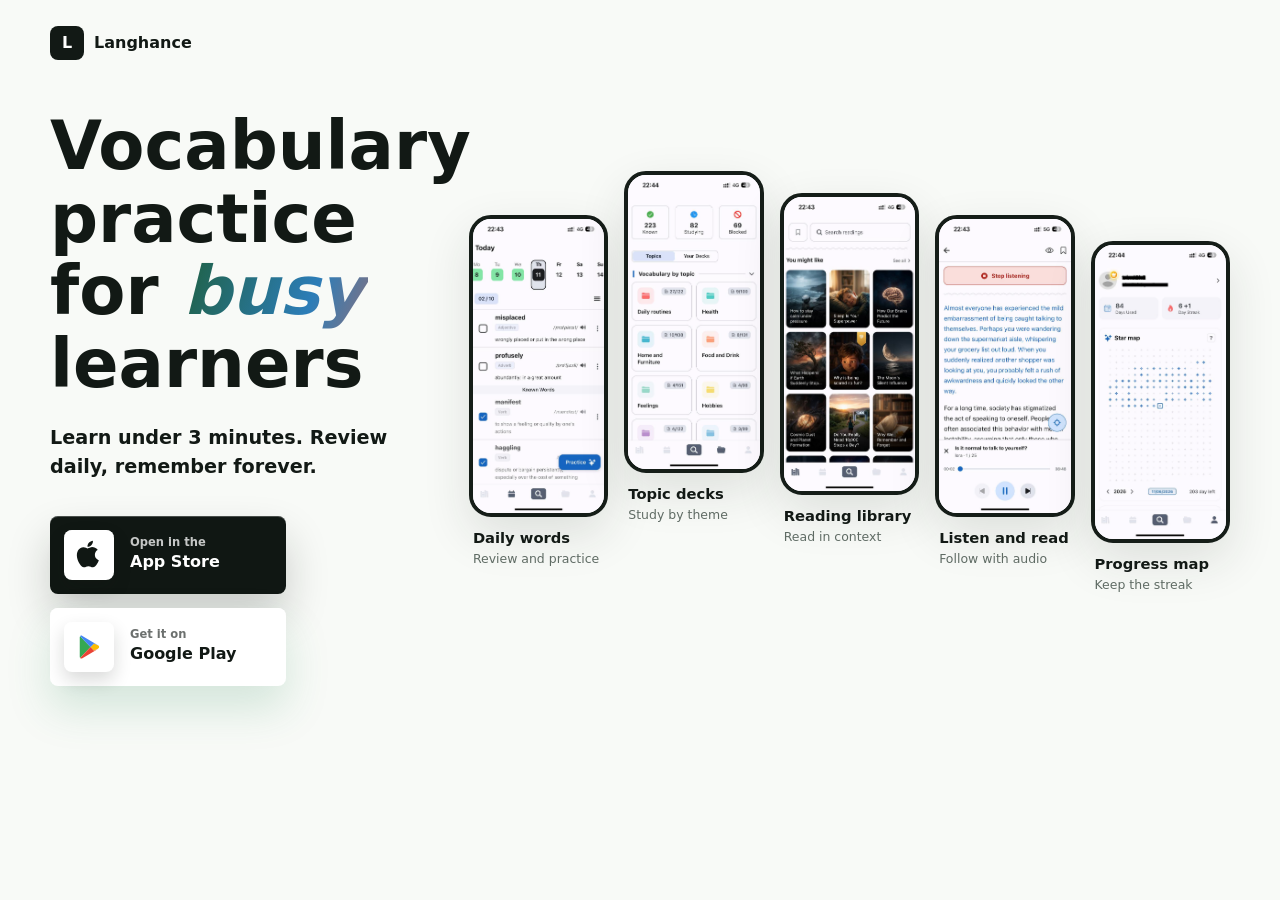
<file: index.html>
<!DOCTYPE html><!--SGDcqmIan3FlmeCuJV785--><html lang="en"><head><meta charSet="utf-8"/><meta name="viewport" content="width=device-width, initial-scale=1"/><link rel="preload" href="/demo/demo_study_date.jpg" as="image"/><link rel="preload" href="/demo/demo_topic_list.jpg" as="image"/><link rel="stylesheet" href="/_next/static/chunks/8e8851607b6fd808.css" data-precedence="next"/><link rel="preload" as="script" fetchPriority="low" href="/_next/static/chunks/465f799faf41e6df.js"/><script src="/_next/static/chunks/806bdb8e4a6a9b95.js" async=""></script><script src="/_next/static/chunks/dde2c8e6322d1671.js" async=""></script><script src="/_next/static/chunks/398d03c95279f80a.js" async=""></script><script src="/_next/static/chunks/turbopack-367406d2568ebcc0.js" async=""></script><script src="/_next/static/chunks/ff1a16fafef87110.js" async=""></script><script src="/_next/static/chunks/d2be314c3ece3fbe.js" async=""></script><script src="/_next/static/chunks/a6dad97d9634a72d.js" noModule=""></script></head><body><div hidden=""><!--$--><!--/$--></div><main class="site-shell"><nav class="topbar" aria-label="Primary navigation"><a class="brand" href="/" aria-label="Langhance home"><span class="brand-mark" aria-hidden="true">L</span><span>Langhance</span></a></nav><section class="hero" aria-labelledby="hero-title"><div class="hero-copy"><h1 id="hero-title">Vocabulary practice for <span>busy</span> learners</h1><p class="hero-text">Learn under 3 minutes. Review daily, remember forever.</p><div class="store-row" aria-label="Store links"><a class="store-button store-button-apple" href="https://apps.apple.com/us/app/langhance-vocabulary/id6761959832" target="_blank" rel="noopener noreferrer"><span class="store-icon-badge" aria-hidden="true"><svg aria-hidden="true" class="store-icon" viewBox="0 0 24 24" focusable="false"><path d="M16.7 12.7c0-2.7 2.2-4 2.3-4.1-1.3-1.9-3.2-2.1-3.9-2.1-1.7-.2-3.2 1-4.1 1-.8 0-2.1-1-3.5-.9-1.8 0-3.4 1-4.3 2.6-1.9 3.3-.5 8.1 1.4 10.7.9 1.3 2 2.8 3.4 2.7 1.4-.1 1.9-.9 3.5-.9 1.7 0 2.1.9 3.6.9 1.5 0 2.4-1.3 3.3-2.7 1-1.5 1.4-2.9 1.5-3-0.1 0-3.2-1.2-3.2-4.2Zm-2.7-8c.8-.9 1.3-2.2 1.1-3.4-1.1.1-2.4.7-3.2 1.6-.7.8-1.3 2.1-1.1 3.3 1.2.1 2.4-.6 3.2-1.5Z" fill="currentColor"></path></svg></span><span><small>Open in the</small>App Store</span></a><a class="store-button store-button-play" href="https://play.google.com/store/apps/details?id=com.langhance.app" target="_blank" rel="noopener noreferrer"><span class="store-icon-badge" aria-hidden="true"><svg aria-hidden="true" class="store-icon" viewBox="0 0 24 24" focusable="false"><path d="M4.1 3.3c-.2.2-.3.6-.3 1v15.4c0 .4.1.8.3 1L12.4 12 4.1 3.3Z" fill="#34a853"></path><path d="m15.2 9.1-2.8 2.9 2.8 2.9 3.5-2c.8-.5.8-1.7 0-2.2l-3.5-1.6Z" fill="#fbbc04"></path><path d="m15.2 9.1 3.5 1.6L5.9 3.1c-.6-.3-1.2-.3-1.8.2l8.3 8.7 2.8-2.9Z" fill="#4285f4"></path><path d="m4.1 20.7c.6.5 1.2.5 1.8.2l12.8-7.6-3.5 1.6-2.8-2.9-8.3 8.7Z" fill="#ea4335"></path></svg></span><span><small>Get it on</small>Google Play</span></a></div></div><div class="screen-stage" aria-label="Langhance app screens"><figure class="screen-card" style="animation-delay:0ms"><div class="phone-frame"><img alt="Daily words screen in Langhance" decoding="async" loading="eager" src="/demo/demo_study_date.jpg"/></div><figcaption><strong>Daily words</strong><span>Review and practice</span></figcaption></figure><figure class="screen-card" style="animation-delay:160ms"><div class="phone-frame"><img alt="Topic decks screen in Langhance" decoding="async" loading="eager" src="/demo/demo_topic_list.jpg"/></div><figcaption><strong>Topic decks</strong><span>Study by theme</span></figcaption></figure><figure class="screen-card" style="animation-delay:320ms"><div class="phone-frame"><img alt="Reading library screen in Langhance" decoding="async" loading="lazy" src="/demo/demo_reading_list.jpg"/></div><figcaption><strong>Reading library</strong><span>Read in context</span></figcaption></figure><figure class="screen-card" style="animation-delay:480ms"><div class="phone-frame"><img alt="Listen and read screen in Langhance" decoding="async" loading="lazy" src="/demo/demo_reading_detail.jpg"/></div><figcaption><strong>Listen and read</strong><span>Follow with audio</span></figcaption></figure><figure class="screen-card" style="animation-delay:640ms"><div class="phone-frame"><img alt="Progress map screen in Langhance" decoding="async" loading="lazy" src="/demo/demo_profile.jpg"/></div><figcaption><strong>Progress map</strong><span>Keep the streak</span></figcaption></figure></div></section></main><!--$--><!--/$--><script src="/_next/static/chunks/465f799faf41e6df.js" id="_R_" async=""></script><script>(self.__next_f=self.__next_f||[]).push([0])</script><script>self.__next_f.push([1,"1:\"$Sreact.fragment\"\n2:I[39756,[\"/_next/static/chunks/ff1a16fafef87110.js\",\"/_next/static/chunks/d2be314c3ece3fbe.js\"],\"default\"]\n3:I[37457,[\"/_next/static/chunks/ff1a16fafef87110.js\",\"/_next/static/chunks/d2be314c3ece3fbe.js\"],\"default\"]\n7:I[68027,[\"/_next/static/chunks/ff1a16fafef87110.js\",\"/_next/static/chunks/d2be314c3ece3fbe.js\"],\"default\"]\n:HL[\"/_next/static/chunks/8e8851607b6fd808.css\",\"style\"]\n"])</script><script>self.__next_f.push([1,"0:{\"P\":null,\"b\":\"SGDcqmIan3FlmeCuJV785\",\"c\":[\"\",\"\"],\"q\":\"\",\"i\":false,\"f\":[[[\"\",{\"children\":[\"__PAGE__\",{}]},\"$undefined\",\"$undefined\",true],[[\"$\",\"$1\",\"c\",{\"children\":[[[\"$\",\"link\",\"0\",{\"rel\":\"stylesheet\",\"href\":\"/_next/static/chunks/8e8851607b6fd808.css\",\"precedence\":\"next\",\"crossOrigin\":\"$undefined\",\"nonce\":\"$undefined\"}]],[\"$\",\"html\",null,{\"lang\":\"en\",\"children\":[\"$\",\"body\",null,{\"children\":[\"$\",\"$L2\",null,{\"parallelRouterKey\":\"children\",\"error\":\"$undefined\",\"errorStyles\":\"$undefined\",\"errorScripts\":\"$undefined\",\"template\":[\"$\",\"$L3\",null,{}],\"templateStyles\":\"$undefined\",\"templateScripts\":\"$undefined\",\"notFound\":[[[\"$\",\"title\",null,{\"children\":\"404: This page could not be found.\"}],[\"$\",\"div\",null,{\"style\":{\"fontFamily\":\"system-ui,\\\"Segoe UI\\\",Roboto,Helvetica,Arial,sans-serif,\\\"Apple Color Emoji\\\",\\\"Segoe UI Emoji\\\"\",\"height\":\"100vh\",\"textAlign\":\"center\",\"display\":\"flex\",\"flexDirection\":\"column\",\"alignItems\":\"center\",\"justifyContent\":\"center\"},\"children\":[\"$\",\"div\",null,{\"children\":[[\"$\",\"style\",null,{\"dangerouslySetInnerHTML\":{\"__html\":\"body{color:#000;background:#fff;margin:0}.next-error-h1{border-right:1px solid rgba(0,0,0,.3)}@media (prefers-color-scheme:dark){body{color:#fff;background:#000}.next-error-h1{border-right:1px solid rgba(255,255,255,.3)}}\"}}],[\"$\",\"h1\",null,{\"className\":\"next-error-h1\",\"style\":{\"display\":\"inline-block\",\"margin\":\"0 20px 0 0\",\"padding\":\"0 23px 0 0\",\"fontSize\":24,\"fontWeight\":500,\"verticalAlign\":\"top\",\"lineHeight\":\"49px\"},\"children\":404}],[\"$\",\"div\",null,{\"style\":{\"display\":\"inline-block\"},\"children\":[\"$\",\"h2\",null,{\"style\":{\"fontSize\":14,\"fontWeight\":400,\"lineHeight\":\"49px\",\"margin\":0},\"children\":\"This page could not be found.\"}]}]]}]}]],[]],\"forbidden\":\"$undefined\",\"unauthorized\":\"$undefined\"}]}]}]]}],{\"children\":[[\"$\",\"$1\",\"c\",{\"children\":[[\"$\",\"main\",null,{\"className\":\"site-shell\",\"children\":[[\"$\",\"nav\",null,{\"className\":\"topbar\",\"aria-label\":\"Primary navigation\",\"children\":[\"$\",\"a\",null,{\"className\":\"brand\",\"href\":\"/\",\"aria-label\":\"Langhance home\",\"children\":[[\"$\",\"span\",null,{\"className\":\"brand-mark\",\"aria-hidden\":\"true\",\"children\":\"L\"}],[\"$\",\"span\",null,{\"children\":\"Langhance\"}]]}]}],[\"$\",\"section\",null,{\"className\":\"hero\",\"aria-labelledby\":\"hero-title\",\"children\":[[\"$\",\"div\",null,{\"className\":\"hero-copy\",\"children\":[[\"$\",\"h1\",null,{\"id\":\"hero-title\",\"children\":[\"Vocabulary practice for \",[\"$\",\"span\",null,{\"children\":\"busy\"}],\" learners\"]}],[\"$\",\"p\",null,{\"className\":\"hero-text\",\"children\":\"Learn under 3 minutes. Review daily, remember forever.\"}],[\"$\",\"div\",null,{\"className\":\"store-row\",\"aria-label\":\"Store links\",\"children\":[[\"$\",\"a\",\"https://apps.apple.com/us/app/langhance-vocabulary/id6761959832\",{\"className\":\"store-button store-button-apple\",\"href\":\"https://apps.apple.com/us/app/langhance-vocabulary/id6761959832\",\"target\":\"_blank\",\"rel\":\"noopener noreferrer\",\"children\":[[\"$\",\"span\",null,{\"className\":\"store-icon-badge\",\"aria-hidden\":\"true\",\"children\":[\"$\",\"svg\",null,{\"aria-hidden\":\"true\",\"className\":\"store-icon\",\"viewBox\":\"0 0 24 24\",\"focusable\":\"false\",\"children\":[\"$\",\"path\",null,{\"d\":\"M16.7 12.7c0-2.7 2.2-4 2.3-4.1-1.3-1.9-3.2-2.1-3.9-2.1-1.7-.2-3.2 1-4.1 1-.8 0-2.1-1-3.5-.9-1.8 0-3.4 1-4.3 2.6-1.9 3.3-.5 8.1 1.4 10.7.9 1.3 2 2.8 3.4 2.7 1.4-.1 1.9-.9 3.5-.9 1.7 0 2.1.9 3.6.9 1.5 0 2.4-1.3 3.3-2.7 1-1.5 1.4-2.9 1.5-3-0.1 0-3.2-1.2-3.2-4.2Zm-2.7-8c.8-.9 1.3-2.2 1.1-3.4-1.1.1-2.4.7-3.2 1.6-.7.8-1.3 2.1-1.1 3.3 1.2.1 2.4-.6 3.2-1.5Z\",\"fill\":\"currentColor\"}]}]}],[\"$\",\"span\",null,{\"children\":[[\"$\",\"small\",null,{\"children\":\"Open in the\"}],\"App Store\"]}]]}],[\"$\",\"a\",\"https://play.google.com/store/apps/details?id=com.langhance.app\",{\"className\":\"store-button store-button-play\",\"href\":\"https://play.google.com/store/apps/details?id=com.langhance.app\",\"target\":\"_blank\",\"rel\":\"noopener noreferrer\",\"children\":[[\"$\",\"span\",null,{\"className\":\"store-icon-badge\",\"aria-hidden\":\"true\",\"children\":[\"$\",\"svg\",null,{\"aria-hidden\":\"true\",\"className\":\"store-icon\",\"viewBox\":\"0 0 24 24\",\"focusable\":\"false\",\"children\":[[\"$\",\"path\",null,{\"d\":\"M4.1 3.3c-.2.2-.3.6-.3 1v15.4c0 .4.1.8.3 1L12.4 12 4.1 3.3Z\",\"fill\":\"#34a853\"}],[\"$\",\"path\",null,{\"d\":\"m15.2 9.1-2.8 2.9 2.8 2.9 3.5-2c.8-.5.8-1.7 0-2.2l-3.5-1.6Z\",\"fill\":\"#fbbc04\"}],[\"$\",\"path\",null,{\"d\":\"m15.2 9.1 3.5 1.6L5.9 3.1c-.6-.3-1.2-.3-1.8.2l8.3 8.7 2.8-2.9Z\",\"fill\":\"#4285f4\"}],[\"$\",\"path\",null,{\"d\":\"m4.1 20.7c.6.5 1.2.5 1.8.2l12.8-7.6-3.5 1.6-2.8-2.9-8.3 8.7Z\",\"fill\":\"#ea4335\"}]]}]}],[\"$\",\"span\",null,{\"children\":[[\"$\",\"small\",null,{\"children\":\"Get it on\"}],\"Google Play\"]}]]}]]}]]}],\"$L4\"]}]]}],null,\"$L5\"]}],{},null,false,false]},null,false,false],\"$L6\",false]],\"m\":\"$undefined\",\"G\":[\"$7\",[]],\"S\":true}\n"])</script><script>self.__next_f.push([1,"8:I[97367,[\"/_next/static/chunks/ff1a16fafef87110.js\",\"/_next/static/chunks/d2be314c3ece3fbe.js\"],\"OutletBoundary\"]\n9:\"$Sreact.suspense\"\nb:I[97367,[\"/_next/static/chunks/ff1a16fafef87110.js\",\"/_next/static/chunks/d2be314c3ece3fbe.js\"],\"ViewportBoundary\"]\nd:I[97367,[\"/_next/static/chunks/ff1a16fafef87110.js\",\"/_next/static/chunks/d2be314c3ece3fbe.js\"],\"MetadataBoundary\"]\n:HL[\"/demo/demo_study_date.jpg\",\"image\"]\n:HL[\"/demo/demo_topic_list.jpg\",\"image\"]\n"])</script><script>self.__next_f.push([1,"4:[\"$\",\"div\",null,{\"className\":\"screen-stage\",\"aria-label\":\"Langhance app screens\",\"children\":[[\"$\",\"figure\",\"/demo/demo_study_date.jpg\",{\"className\":\"screen-card\",\"style\":{\"animationDelay\":\"0ms\"},\"children\":[[\"$\",\"div\",null,{\"className\":\"phone-frame\",\"children\":[\"$\",\"img\",null,{\"alt\":\"Daily words screen in Langhance\",\"decoding\":\"async\",\"loading\":\"eager\",\"src\":\"/demo/demo_study_date.jpg\"}]}],[\"$\",\"figcaption\",null,{\"children\":[[\"$\",\"strong\",null,{\"children\":\"Daily words\"}],[\"$\",\"span\",null,{\"children\":\"Review and practice\"}]]}]]}],[\"$\",\"figure\",\"/demo/demo_topic_list.jpg\",{\"className\":\"screen-card\",\"style\":{\"animationDelay\":\"160ms\"},\"children\":[[\"$\",\"div\",null,{\"className\":\"phone-frame\",\"children\":[\"$\",\"img\",null,{\"alt\":\"Topic decks screen in Langhance\",\"decoding\":\"async\",\"loading\":\"eager\",\"src\":\"/demo/demo_topic_list.jpg\"}]}],[\"$\",\"figcaption\",null,{\"children\":[[\"$\",\"strong\",null,{\"children\":\"Topic decks\"}],[\"$\",\"span\",null,{\"children\":\"Study by theme\"}]]}]]}],[\"$\",\"figure\",\"/demo/demo_reading_list.jpg\",{\"className\":\"screen-card\",\"style\":{\"animationDelay\":\"320ms\"},\"children\":[[\"$\",\"div\",null,{\"className\":\"phone-frame\",\"children\":[\"$\",\"img\",null,{\"alt\":\"Reading library screen in Langhance\",\"decoding\":\"async\",\"loading\":\"lazy\",\"src\":\"/demo/demo_reading_list.jpg\"}]}],[\"$\",\"figcaption\",null,{\"children\":[[\"$\",\"strong\",null,{\"children\":\"Reading library\"}],[\"$\",\"span\",null,{\"children\":\"Read in context\"}]]}]]}],[\"$\",\"figure\",\"/demo/demo_reading_detail.jpg\",{\"className\":\"screen-card\",\"style\":{\"animationDelay\":\"480ms\"},\"children\":[[\"$\",\"div\",null,{\"className\":\"phone-frame\",\"children\":[\"$\",\"img\",null,{\"alt\":\"Listen and read screen in Langhance\",\"decoding\":\"async\",\"loading\":\"lazy\",\"src\":\"/demo/demo_reading_detail.jpg\"}]}],[\"$\",\"figcaption\",null,{\"children\":[[\"$\",\"strong\",null,{\"children\":\"Listen and read\"}],[\"$\",\"span\",null,{\"children\":\"Follow with audio\"}]]}]]}],[\"$\",\"figure\",\"/demo/demo_profile.jpg\",{\"className\":\"screen-card\",\"style\":{\"animationDelay\":\"640ms\"},\"children\":[[\"$\",\"div\",null,{\"className\":\"phone-frame\",\"children\":[\"$\",\"img\",null,{\"alt\":\"Progress map screen in Langhance\",\"decoding\":\"async\",\"loading\":\"lazy\",\"src\":\"/demo/demo_profile.jpg\"}]}],[\"$\",\"figcaption\",null,{\"children\":[[\"$\",\"strong\",null,{\"children\":\"Progress map\"}],[\"$\",\"span\",null,{\"children\":\"Keep the streak\"}]]}]]}]]}]\n"])</script><script>self.__next_f.push([1,"5:[\"$\",\"$L8\",null,{\"children\":[\"$\",\"$9\",null,{\"name\":\"Next.MetadataOutlet\",\"children\":\"$@a\"}]}]\n6:[\"$\",\"$1\",\"h\",{\"children\":[null,[\"$\",\"$Lb\",null,{\"children\":\"$Lc\"}],[\"$\",\"div\",null,{\"hidden\":true,\"children\":[\"$\",\"$Ld\",null,{\"children\":[\"$\",\"$9\",null,{\"name\":\"Next.Metadata\",\"children\":\"$Le\"}]}]}],null]}]\n"])</script><script>self.__next_f.push([1,"c:[[\"$\",\"meta\",\"0\",{\"charSet\":\"utf-8\"}],[\"$\",\"meta\",\"1\",{\"name\":\"viewport\",\"content\":\"width=device-width, initial-scale=1\"}]]\n"])</script><script>self.__next_f.push([1,"a:null\ne:[]\n"])</script></body></html>
</file>
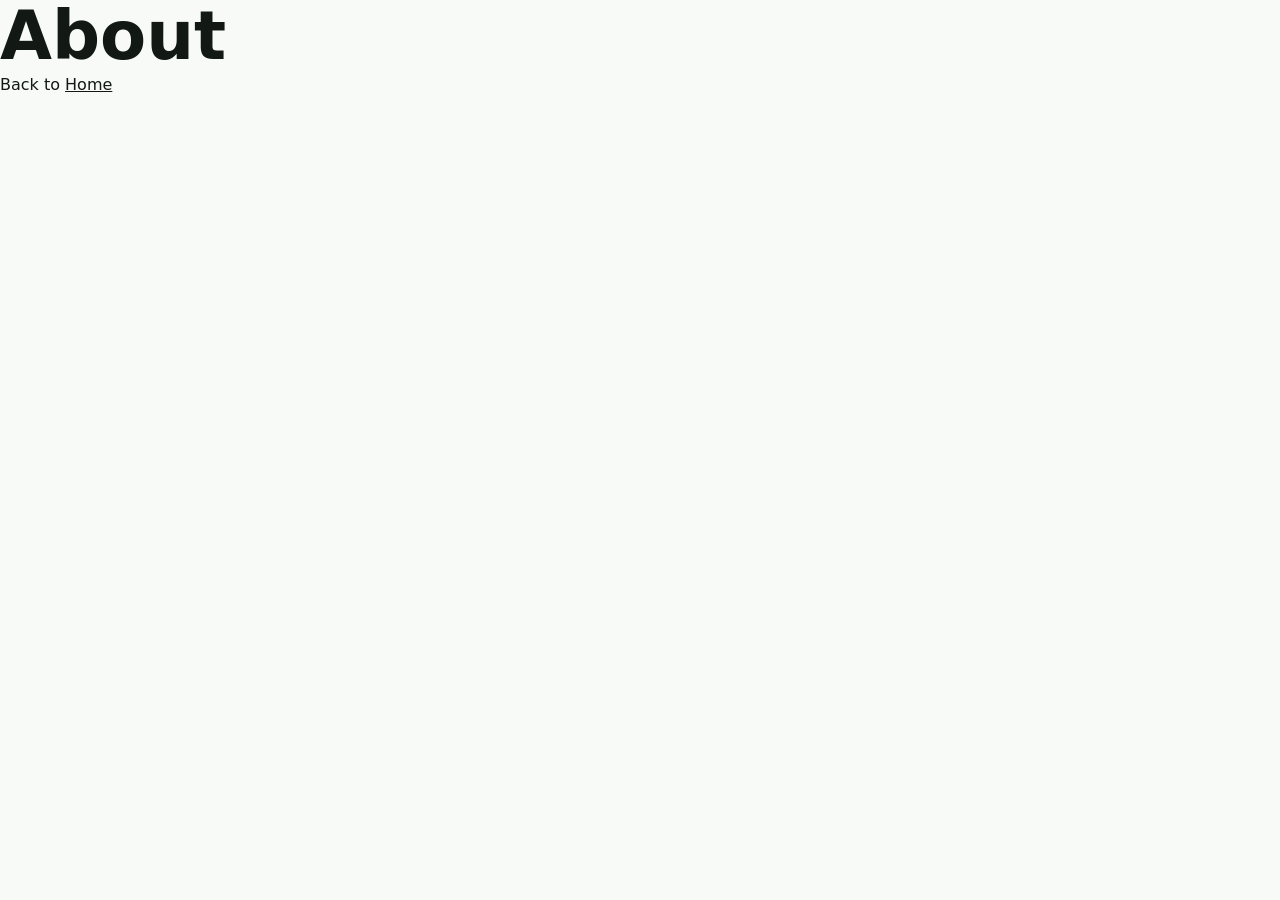
<file: about.html>
<!DOCTYPE html><!--SGDcqmIan3FlmeCuJV785--><html lang="en"><head><meta charSet="utf-8"/><meta name="viewport" content="width=device-width, initial-scale=1"/><link rel="stylesheet" href="/_next/static/chunks/8e8851607b6fd808.css" data-precedence="next"/><link rel="preload" as="script" fetchPriority="low" href="/_next/static/chunks/465f799faf41e6df.js"/><script src="/_next/static/chunks/806bdb8e4a6a9b95.js" async=""></script><script src="/_next/static/chunks/dde2c8e6322d1671.js" async=""></script><script src="/_next/static/chunks/398d03c95279f80a.js" async=""></script><script src="/_next/static/chunks/turbopack-367406d2568ebcc0.js" async=""></script><script src="/_next/static/chunks/ff1a16fafef87110.js" async=""></script><script src="/_next/static/chunks/d2be314c3ece3fbe.js" async=""></script><script src="/_next/static/chunks/7c92e96509cd355e.js" async=""></script><script src="/_next/static/chunks/a6dad97d9634a72d.js" noModule=""></script></head><body><div hidden=""><!--$--><!--/$--></div><h1>About</h1><div>Back to <a href="/">Home</a></div><!--$--><!--/$--><script src="/_next/static/chunks/465f799faf41e6df.js" id="_R_" async=""></script><script>(self.__next_f=self.__next_f||[]).push([0])</script><script>self.__next_f.push([1,"1:\"$Sreact.fragment\"\n2:I[39756,[\"/_next/static/chunks/ff1a16fafef87110.js\",\"/_next/static/chunks/d2be314c3ece3fbe.js\"],\"default\"]\n3:I[37457,[\"/_next/static/chunks/ff1a16fafef87110.js\",\"/_next/static/chunks/d2be314c3ece3fbe.js\"],\"default\"]\n4:I[22016,[\"/_next/static/chunks/7c92e96509cd355e.js\"],\"\"]\n5:I[97367,[\"/_next/static/chunks/ff1a16fafef87110.js\",\"/_next/static/chunks/d2be314c3ece3fbe.js\"],\"OutletBoundary\"]\n6:\"$Sreact.suspense\"\n8:I[97367,[\"/_next/static/chunks/ff1a16fafef87110.js\",\"/_next/static/chunks/d2be314c3ece3fbe.js\"],\"ViewportBoundary\"]\na:I[97367,[\"/_next/static/chunks/ff1a16fafef87110.js\",\"/_next/static/chunks/d2be314c3ece3fbe.js\"],\"MetadataBoundary\"]\nc:I[68027,[\"/_next/static/chunks/ff1a16fafef87110.js\",\"/_next/static/chunks/d2be314c3ece3fbe.js\"],\"default\"]\n:HL[\"/_next/static/chunks/8e8851607b6fd808.css\",\"style\"]\n"])</script><script>self.__next_f.push([1,"0:{\"P\":null,\"b\":\"SGDcqmIan3FlmeCuJV785\",\"c\":[\"\",\"about\"],\"q\":\"\",\"i\":false,\"f\":[[[\"\",{\"children\":[\"about\",{\"children\":[\"__PAGE__\",{}]}]},\"$undefined\",\"$undefined\",true],[[\"$\",\"$1\",\"c\",{\"children\":[[[\"$\",\"link\",\"0\",{\"rel\":\"stylesheet\",\"href\":\"/_next/static/chunks/8e8851607b6fd808.css\",\"precedence\":\"next\",\"crossOrigin\":\"$undefined\",\"nonce\":\"$undefined\"}]],[\"$\",\"html\",null,{\"lang\":\"en\",\"children\":[\"$\",\"body\",null,{\"children\":[\"$\",\"$L2\",null,{\"parallelRouterKey\":\"children\",\"error\":\"$undefined\",\"errorStyles\":\"$undefined\",\"errorScripts\":\"$undefined\",\"template\":[\"$\",\"$L3\",null,{}],\"templateStyles\":\"$undefined\",\"templateScripts\":\"$undefined\",\"notFound\":[[[\"$\",\"title\",null,{\"children\":\"404: This page could not be found.\"}],[\"$\",\"div\",null,{\"style\":{\"fontFamily\":\"system-ui,\\\"Segoe UI\\\",Roboto,Helvetica,Arial,sans-serif,\\\"Apple Color Emoji\\\",\\\"Segoe UI Emoji\\\"\",\"height\":\"100vh\",\"textAlign\":\"center\",\"display\":\"flex\",\"flexDirection\":\"column\",\"alignItems\":\"center\",\"justifyContent\":\"center\"},\"children\":[\"$\",\"div\",null,{\"children\":[[\"$\",\"style\",null,{\"dangerouslySetInnerHTML\":{\"__html\":\"body{color:#000;background:#fff;margin:0}.next-error-h1{border-right:1px solid rgba(0,0,0,.3)}@media (prefers-color-scheme:dark){body{color:#fff;background:#000}.next-error-h1{border-right:1px solid rgba(255,255,255,.3)}}\"}}],[\"$\",\"h1\",null,{\"className\":\"next-error-h1\",\"style\":{\"display\":\"inline-block\",\"margin\":\"0 20px 0 0\",\"padding\":\"0 23px 0 0\",\"fontSize\":24,\"fontWeight\":500,\"verticalAlign\":\"top\",\"lineHeight\":\"49px\"},\"children\":404}],[\"$\",\"div\",null,{\"style\":{\"display\":\"inline-block\"},\"children\":[\"$\",\"h2\",null,{\"style\":{\"fontSize\":14,\"fontWeight\":400,\"lineHeight\":\"49px\",\"margin\":0},\"children\":\"This page could not be found.\"}]}]]}]}]],[]],\"forbidden\":\"$undefined\",\"unauthorized\":\"$undefined\"}]}]}]]}],{\"children\":[[\"$\",\"$1\",\"c\",{\"children\":[null,[\"$\",\"$L2\",null,{\"parallelRouterKey\":\"children\",\"error\":\"$undefined\",\"errorStyles\":\"$undefined\",\"errorScripts\":\"$undefined\",\"template\":[\"$\",\"$L3\",null,{}],\"templateStyles\":\"$undefined\",\"templateScripts\":\"$undefined\",\"notFound\":\"$undefined\",\"forbidden\":\"$undefined\",\"unauthorized\":\"$undefined\"}]]}],{\"children\":[[\"$\",\"$1\",\"c\",{\"children\":[[[\"$\",\"h1\",null,{\"children\":\"About\"}],[\"$\",\"div\",null,{\"children\":[\"Back to \",[\"$\",\"$L4\",null,{\"href\":\"/\",\"children\":\"Home\"}]]}]],[[\"$\",\"script\",\"script-0\",{\"src\":\"/_next/static/chunks/7c92e96509cd355e.js\",\"async\":true,\"nonce\":\"$undefined\"}]],[\"$\",\"$L5\",null,{\"children\":[\"$\",\"$6\",null,{\"name\":\"Next.MetadataOutlet\",\"children\":\"$@7\"}]}]]}],{},null,false,false]},null,false,false]},null,false,false],[\"$\",\"$1\",\"h\",{\"children\":[null,[\"$\",\"$L8\",null,{\"children\":\"$L9\"}],[\"$\",\"div\",null,{\"hidden\":true,\"children\":[\"$\",\"$La\",null,{\"children\":[\"$\",\"$6\",null,{\"name\":\"Next.Metadata\",\"children\":\"$Lb\"}]}]}],null]}],false]],\"m\":\"$undefined\",\"G\":[\"$c\",[]],\"S\":true}\n"])</script><script>self.__next_f.push([1,"9:[[\"$\",\"meta\",\"0\",{\"charSet\":\"utf-8\"}],[\"$\",\"meta\",\"1\",{\"name\":\"viewport\",\"content\":\"width=device-width, initial-scale=1\"}]]\n"])</script><script>self.__next_f.push([1,"7:null\nb:[]\n"])</script></body></html>
</file>
<file: _next/static/chunks/8e8851607b6fd808.css>
:root{--bg:#f8faf7;--surface:#fff;--surface-soft:#edf4ef;--ink:#121915;--muted:#5f6b64;--line:#dfe7e2;--green:#2e8b57;--green-dark:#1f6040;--blue:#2c7db8;--coral:#e96443;--yellow:#f0b847;--shadow:0 18px 48px #1d2c241f}*{box-sizing:border-box}html{background:var(--bg);min-width:320px;color:var(--ink);scroll-behavior:smooth;text-rendering:optimizeLegibility;-webkit-font-smoothing:antialiased;-moz-osx-font-smoothing:grayscale;font-family:Inter,ui-sans-serif,system-ui,-apple-system,BlinkMacSystemFont,Segoe UI,sans-serif;line-height:1.5}body{background:var(--bg);min-height:100vh;margin:0}a{color:inherit}a:focus-visible{outline-offset:4px;outline:3px solid #2e8b5757}.site-shell{min-height:100vh;padding:22px;overflow:hidden}.topbar{justify-content:space-between;align-items:center;width:min(1180px,100%);margin:0 auto;padding:4px 0;display:flex}.brand,.store-button{text-decoration:none}.brand{letter-spacing:0;align-items:center;gap:10px;font-size:1rem;font-weight:780;display:inline-flex}.brand-mark{background:var(--ink);color:#fff;border-radius:8px;place-items:center;width:34px;height:34px;font-size:1rem;font-weight:820;display:inline-grid}.hero{grid-template-columns:minmax(300px,.66fr) minmax(0,1.34fr);align-items:center;gap:44px;width:min(1180px,100%);margin:0 auto;padding:46px 0 28px;display:grid}.hero-copy{max-width:500px}h1{letter-spacing:0;max-width:13ch;margin:0;font-size:4.2rem;line-height:1.08;overflow:visible}h1 span{background:linear-gradient(110deg,var(--green-dark),var(--blue),var(--coral),var(--green-dark));color:#0000;background-size:220% 100%;-webkit-background-clip:text;background-clip:text;margin:0 -.06em -.08em 0;padding:0 .08em .08em .02em;font-style:italic;display:inline-block}.hero-text{max-width:440px;color:var(--ink);margin:24px 0 0;font-size:1.2rem;font-weight:720}.store-row{flex-wrap:wrap;gap:14px;margin-top:34px;display:flex}.store-button{color:#fff;background:#fff;border:0;border-radius:8px;justify-content:flex-start;align-items:center;gap:16px;min-width:236px;min-height:78px;padding:14px 24px 14px 14px;font-weight:820;transition:transform .16s,background-color .16s,box-shadow .16s;display:inline-flex;box-shadow:0 22px 44px #12191533,inset 0 1px #ffffff3d}.store-button-apple{background:#101713}.store-button-play{color:var(--ink);background:#fff;box-shadow:0 22px 44px #2e8b572e,inset 0 1px #fffffff2}.store-button:hover{transform:translateY(-2px);box-shadow:0 22px 44px #12191538,inset 0 1px #fff3}.store-button-apple:hover{background:#1f2a24}.store-button-play:hover{background:#fff;box-shadow:0 24px 48px #2e8b5738,inset 0 1px #fffffff2}.store-button:active{transform:translateY(0)}.store-button small{color:#ffffffc2;font-size:.72rem;font-weight:650;line-height:1.15;display:block}.store-button-play small{color:#1219159e}.store-icon-badge{border-radius:8px;flex:0 0 50px;place-items:center;width:50px;height:50px;display:inline-grid;box-shadow:inset 0 1px #ffffffb8,0 8px 18px #12191529}.store-button-apple .store-icon-badge{color:#101713;background:#fff}.store-button-play .store-icon-badge{background:#fff}.store-icon{flex:none;width:30px;height:30px;display:block}.store-button-apple .store-icon{transform:translateY(-1px)}.store-button-play .store-icon{transform:translate(1px)}.screen-stage{grid-template-columns:repeat(5,minmax(118px,1fr));align-items:start;gap:16px;min-width:0;display:grid}.screen-card{opacity:0;grid-template-rows:auto minmax(4.4rem,auto);row-gap:12px;min-width:0;margin:0;animation:.72s forwards screen-rise;display:grid}.screen-card:first-child,.screen-card:nth-child(4){margin-top:44px}.screen-card:nth-child(3){margin-top:22px}.screen-card:nth-child(5){margin-top:70px}.phone-frame{box-shadow:var(--shadow);aspect-ratio:590/1280;background:#f8f7fb;border:4px solid #151d18;border-radius:22px;overflow:hidden}.phone-frame img{object-fit:cover;width:100%;height:100%;display:block}.screen-card figcaption{align-content:start;gap:4px;margin-top:0;padding:0 4px;display:grid}.screen-card strong{color:var(--ink);font-size:.92rem;line-height:1.2}.screen-card span{color:var(--muted);font-size:.78rem;line-height:1.35}@keyframes screen-rise{0%{opacity:0;transform:translateY(18px)}to{opacity:1;transform:translateY(0)}}@media (max-width:1040px){.hero{grid-template-columns:1fr;gap:38px;padding-top:42px}.hero-copy{max-width:760px}h1{max-width:14ch;font-size:4rem}.screen-stage{grid-template-columns:repeat(5,minmax(120px,1fr))}.screen-card:first-child,.screen-card:nth-child(4){margin-top:28px}.screen-card:nth-child(3){margin-top:12px}.screen-card:nth-child(5){margin-top:44px}}@media (max-width:860px){.hero{gap:42px}.screen-stage{overscroll-behavior-inline:contain;scroll-snap-type:x mandatory;-webkit-overflow-scrolling:touch;scrollbar-width:thin;grid-template-columns:none;grid-auto-columns:minmax(176px,32vw);grid-auto-flow:column;gap:14px;margin:4px -22px 0;padding:4px 22px 18px;scroll-padding:22px;overflow-x:auto}.screen-card,.screen-card:first-child,.screen-card:nth-child(3),.screen-card:nth-child(4),.screen-card:nth-child(5){margin-top:0}.screen-card{scroll-snap-align:start}.screen-card figcaption{min-height:66px}}@media (max-width:760px){.site-shell{padding:18px}.hero{gap:38px;padding:34px 0 18px}h1{max-width:11ch;font-size:3rem}.hero-text{max-width:23rem;margin-top:18px;font-size:1.05rem}.store-row{gap:10px;margin-top:24px}.store-row,.store-button{width:100%}.store-button{justify-content:flex-start;min-height:66px;padding:10px 14px 10px 10px}.store-icon-badge{flex-basis:42px;width:42px;height:42px}.store-icon{width:25px;height:25px}.screen-stage{grid-auto-columns:minmax(172px,58vw);margin:0 -18px;padding:2px 18px 12px;scroll-padding:18px}.screen-card{grid-template-rows:auto minmax(3.65rem,auto);row-gap:9px}.screen-card figcaption{gap:3px;min-height:0;padding:0 6px}.phone-frame{border-width:4px;border-radius:20px}}@media (max-width:420px){.site-shell{padding:16px}.hero{padding-top:30px}h1{font-size:2.58rem}.screen-stage{grid-auto-columns:minmax(168px,72vw);margin:0 -16px;padding-left:16px;padding-right:16px;scroll-padding:16px}.screen-card figcaption{padding:0 4px}}@media (prefers-reduced-motion:reduce){html{scroll-behavior:auto}.screen-card,.store-button{opacity:1;transition:none;animation:none}}
</file>
